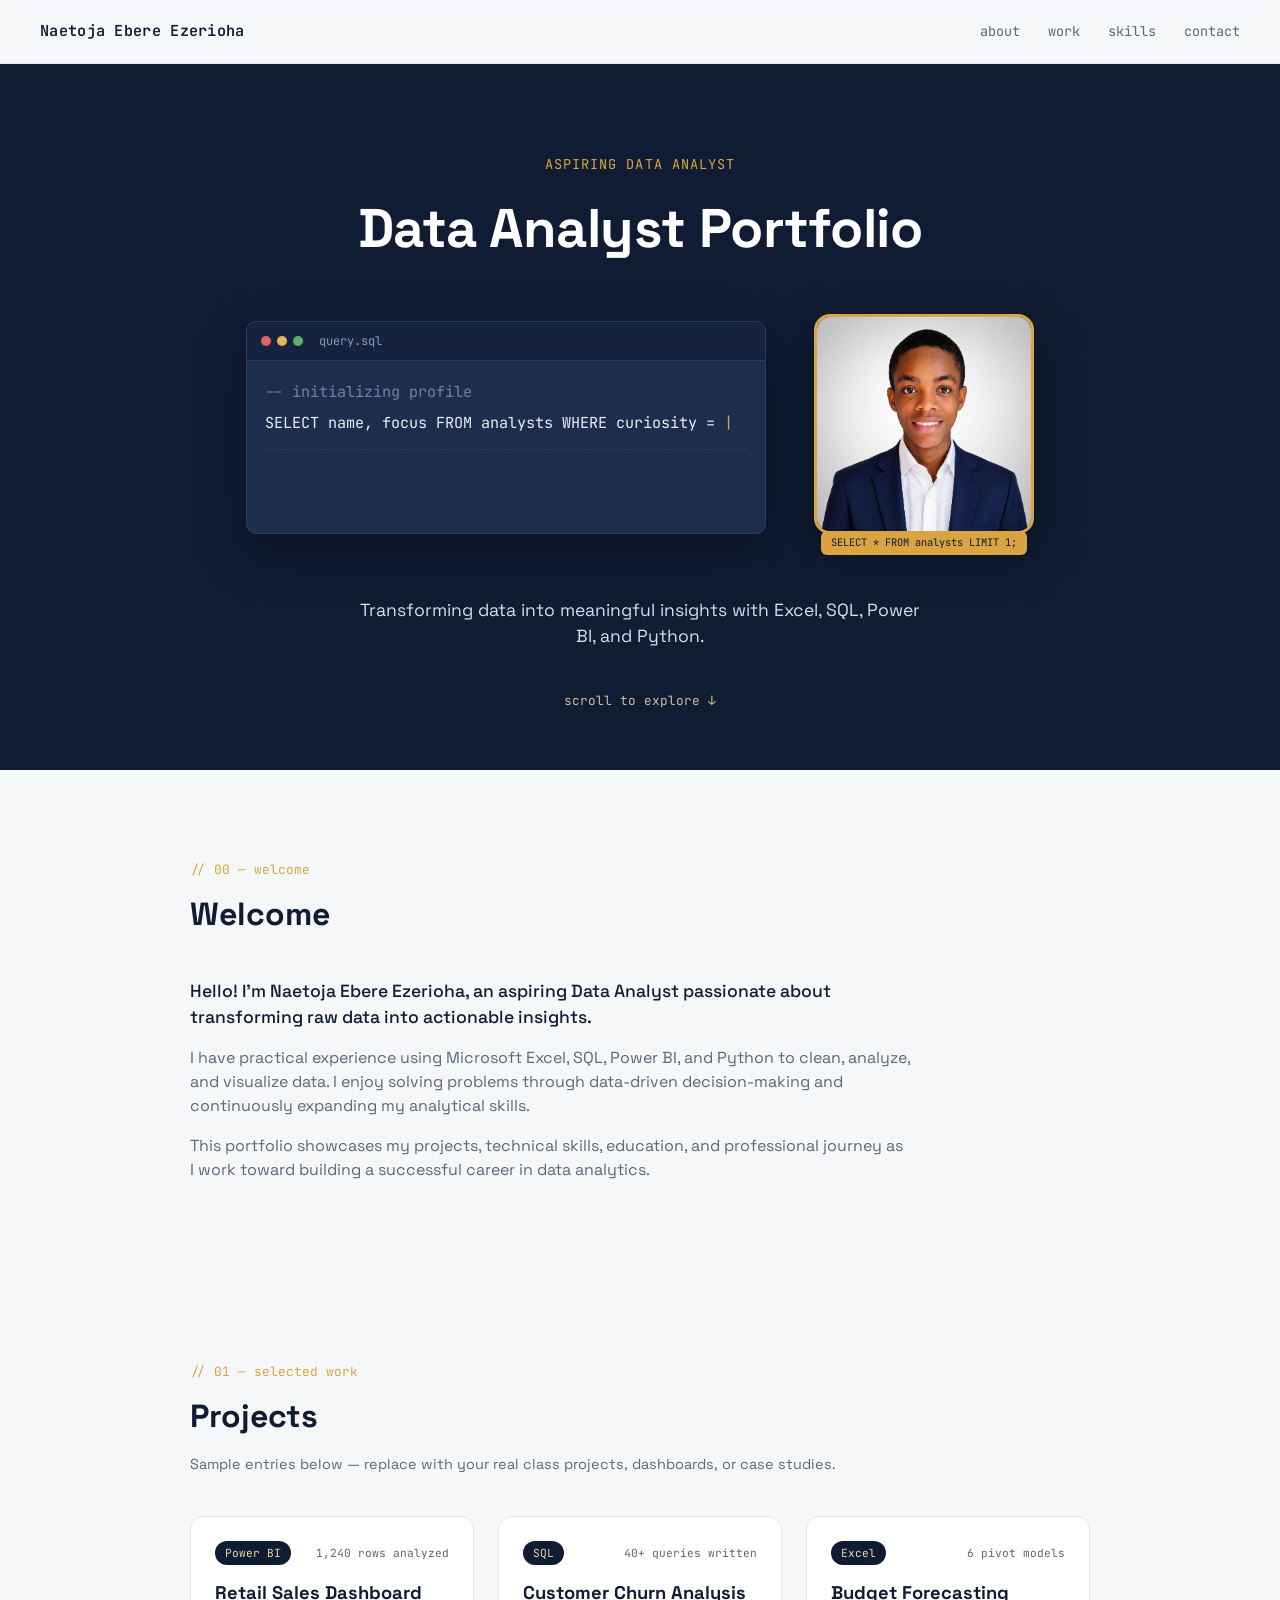
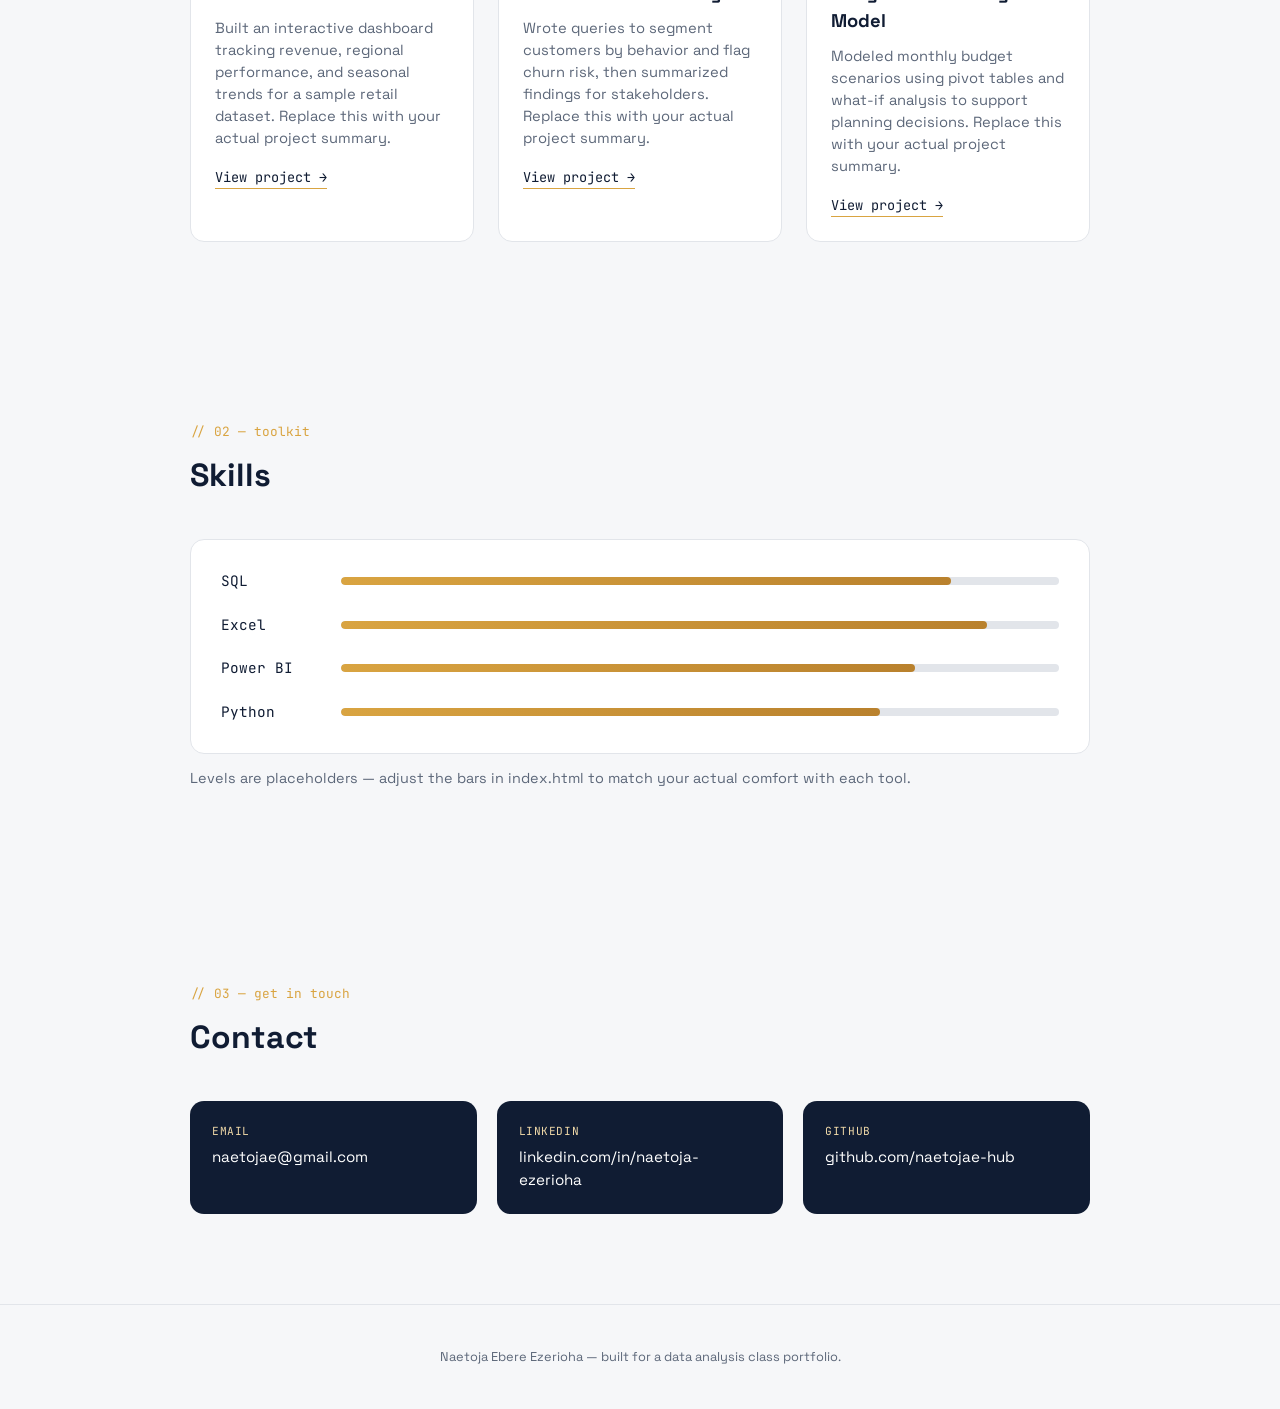
<file: index.html>
<!DOCTYPE html>
<html lang="en">
<head>
<meta charset="UTF-8">
<meta name="viewport" content="width=device-width, initial-scale=1.0">
<title>Naetoja Ebere Ezerioha — Data Analyst Portfolio</title>
<link rel="preconnect" href="https://fonts.googleapis.com">
<link href="https://fonts.googleapis.com/css2?family=Space+Grotesk:wght@400;500;600;700&family=JetBrains+Mono:wght@400;500;600&display=swap" rel="stylesheet">
<link rel="stylesheet" href="style.css">
</head>
<body>

<nav class="nav">
  <span class="nav-mark">Naetoja Ebere Ezerioha</span>
  <div class="nav-links">
    <a href="about.html">about</a>
    <a href="#work">work</a>
    <a href="#skills">skills</a>
    <a href="#contact">contact</a>
  </div>
</nav>

<header class="hero" id="top">
  <span class="hero-eyebrow">Aspiring Data Analyst</span>
  <h1 class="hero-title">Data Analyst Portfolio</h1>
  <div class="hero-inner">
    <div class="terminal" aria-hidden="false">
      <div class="terminal-bar">
        <span class="dot"></span><span class="dot"></span><span class="dot"></span>
        <span class="terminal-title">query.sql</span>
      </div>
      <div class="terminal-body">
        <p class="line comment">-- initializing profile</p>
        <p class="line"><span id="typed-query"></span><span class="cursor">|</span></p>
        <div id="query-output" class="output"></div>
      </div>
    </div>

    <div class="hero-photo-wrap">
      <img src="profile.png" alt="Portrait of Naetoja Ebere Ezerioha" class="hero-photo">
      <span class="photo-tag">SELECT * FROM analysts LIMIT 1;</span>
    </div>
  </div>

  <p class="tagline">Transforming data into meaningful insights with Excel, SQL, Power BI, and Python.</p>
  <a href="#welcome" class="scroll-cue">scroll to explore ↓</a>
</header>

<main>
  <section id="welcome" class="section welcome-section">
    <div class="section-head">
      <span class="eyebrow">// 00 — welcome</span>
      <h2>Welcome</h2>
    </div>
    <div class="welcome-text">
      <p>Hello! I'm Naetoja Ebere Ezerioha, an aspiring Data Analyst passionate about transforming raw data into actionable insights.</p>
      <p>I have practical experience using Microsoft Excel, SQL, Power BI, and Python to clean, analyze, and visualize data. I enjoy solving problems through data-driven decision-making and continuously expanding my analytical skills.</p>
      <p>This portfolio showcases my projects, technical skills, education, and professional journey as I work toward building a successful career in data analytics.</p>
    </div>
  </section>

  <section id="work" class="section">
    <div class="section-head">
      <span class="eyebrow">// 01 — selected work</span>
      <h2>Projects</h2>
      <p class="section-note">Sample entries below — replace with your real class projects, dashboards, or case studies.</p>
    </div>

    <div class="project-grid">
      <article class="project-card">
        <div class="card-top">
          <span class="tool-chip">Power BI</span>
          <span class="row-count">1,240 rows analyzed</span>
        </div>
        <h3>Retail Sales Dashboard</h3>
        <p>Built an interactive dashboard tracking revenue, regional performance, and seasonal trends for a sample retail dataset. Replace this with your actual project summary.</p>
        <a href="#" class="card-link">View project →</a>
      </article>

      <article class="project-card">
        <div class="card-top">
          <span class="tool-chip">SQL</span>
          <span class="row-count">40+ queries written</span>
        </div>
        <h3>Customer Churn Analysis</h3>
        <p>Wrote queries to segment customers by behavior and flag churn risk, then summarized findings for stakeholders. Replace this with your actual project summary.</p>
        <a href="#" class="card-link">View project →</a>
      </article>

      <article class="project-card">
        <div class="card-top">
          <span class="tool-chip">Excel</span>
          <span class="row-count">6 pivot models</span>
        </div>
        <h3>Budget Forecasting Model</h3>
        <p>Modeled monthly budget scenarios using pivot tables and what-if analysis to support planning decisions. Replace this with your actual project summary.</p>
        <a href="#" class="card-link">View project →</a>
      </article>
    </div>
  </section>

  <section id="skills" class="section skills-section">
    <div class="section-head">
      <span class="eyebrow">// 02 — toolkit</span>
      <h2>Skills</h2>
    </div>
    <div class="skills-panel">
      <div class="skill-row">
        <span class="skill-name">SQL</span>
        <div class="skill-bar"><div class="skill-fill" style="--level:85%"></div></div>
      </div>
      <div class="skill-row">
        <span class="skill-name">Excel</span>
        <div class="skill-bar"><div class="skill-fill" style="--level:90%"></div></div>
      </div>
      <div class="skill-row">
        <span class="skill-name">Power BI</span>
        <div class="skill-bar"><div class="skill-fill" style="--level:80%"></div></div>
      </div>
      <div class="skill-row">
        <span class="skill-name">Python</span>
        <div class="skill-bar"><div class="skill-fill" style="--level:75%"></div></div>
      </div>
    </div>
    <p class="section-note">Levels are placeholders — adjust the bars in index.html to match your actual comfort with each tool.</p>
  </section>

  <section id="contact" class="section contact-section">
    <div class="section-head">
      <span class="eyebrow">// 03 — get in touch</span>
      <h2>Contact</h2>
    </div>
    <div class="contact-grid">
      <a href="mailto:naetojae@gmail.com" class="contact-card">
        <span class="contact-label">Email</span>
        <span class="contact-value">naetojae@gmail.com</span>
      </a>
      <a href="https://www.linkedin.com/in/naetoja-ezerioha-b22877422" class="contact-card">
        <span class="contact-label">LinkedIn</span>
        <span class="contact-value">linkedin.com/in/naetoja-ezerioha</span>
      </a>
      <a href="https://github.com/naetojae-hub" class="contact-card">
        <span class="contact-label">GitHub</span>
        <span class="contact-value">github.com/naetojae-hub</span>
      </a>
    </div>
  </section>
</main>

<footer class="footer">
  <p>Naetoja Ebere Ezerioha — built for a data analysis class portfolio.</p>
</footer>

<script src="script.js"></script>
</body>
</html>
</file>
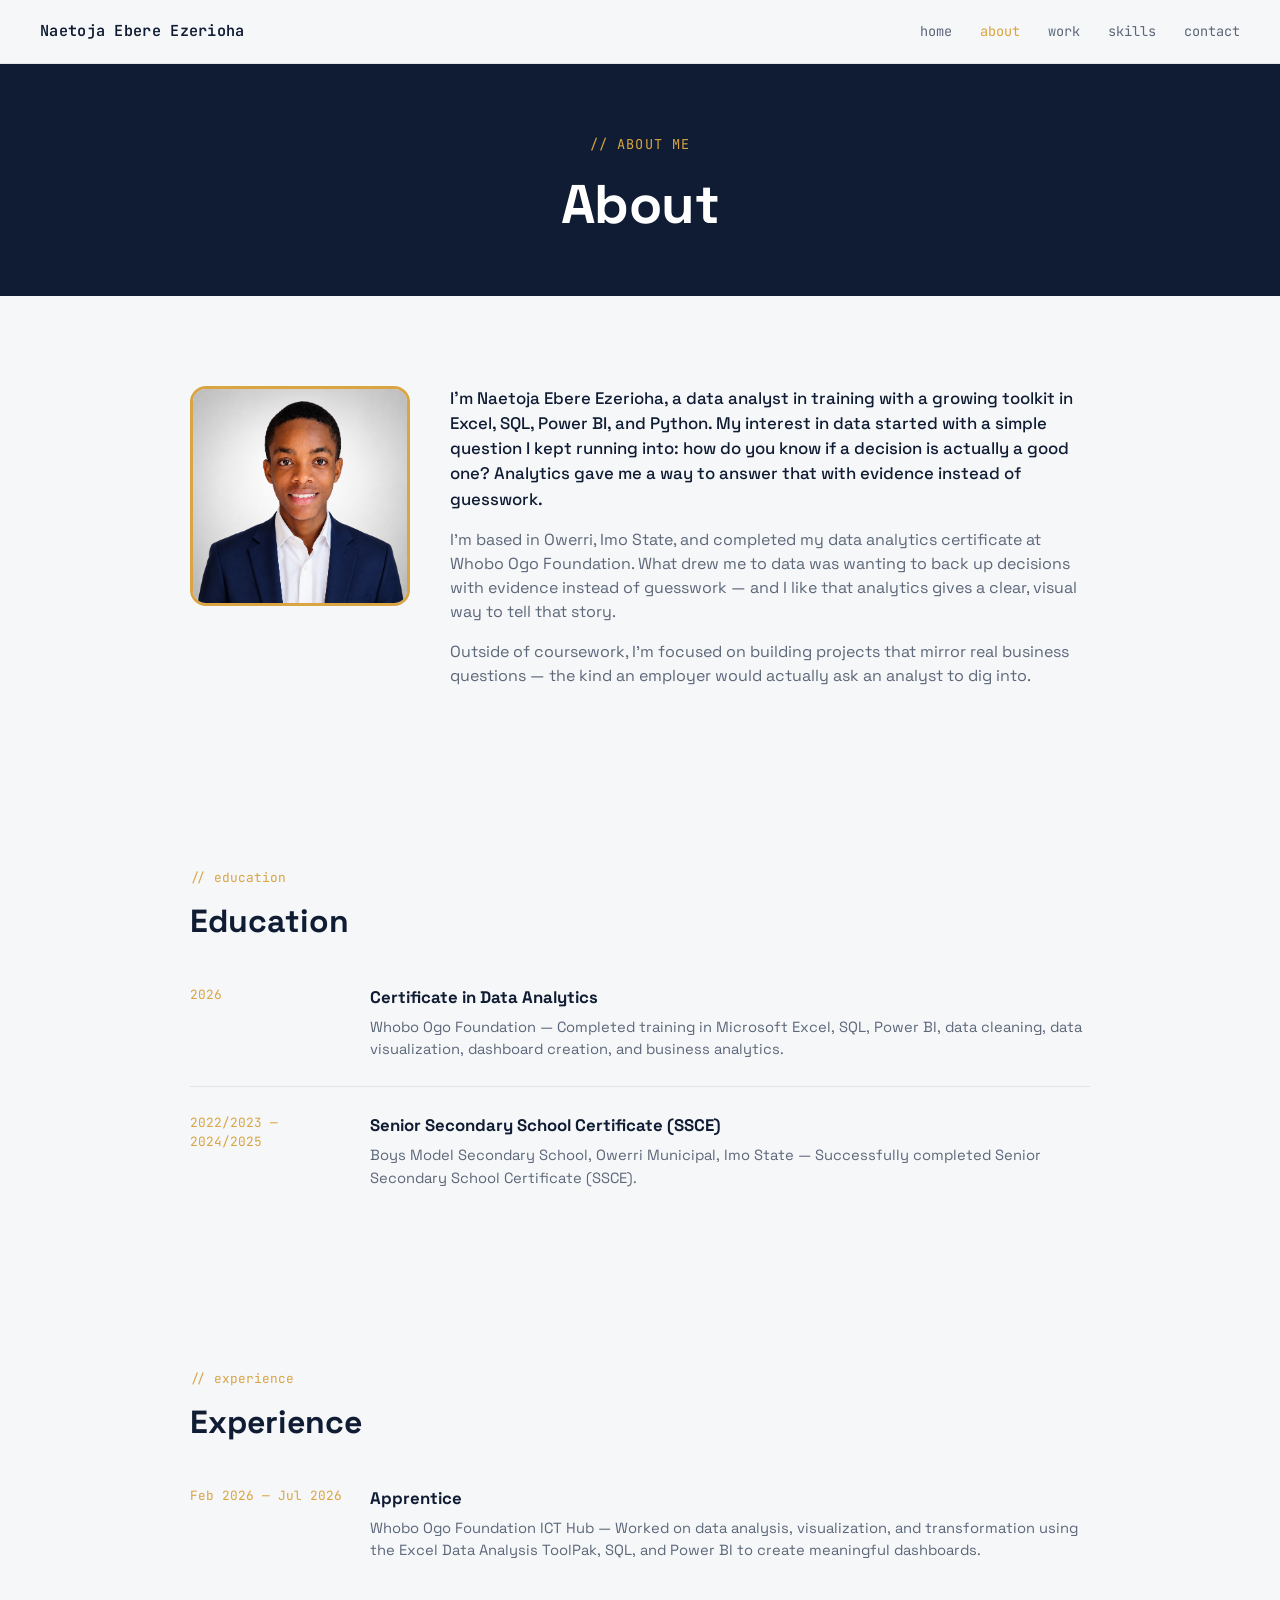
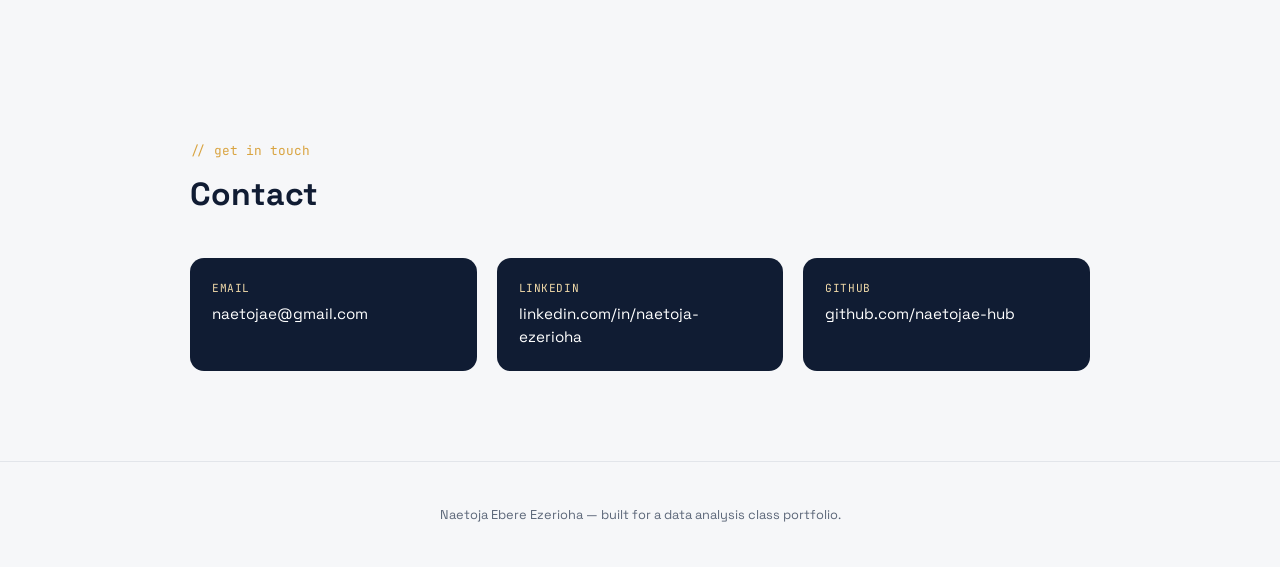
<file: about.html>
<!DOCTYPE html>
<html lang="en">
<head>
<meta charset="UTF-8">
<meta name="viewport" content="width=device-width, initial-scale=1.0">
<title>About — Naetoja Ebere Ezerioha</title>
<link rel="preconnect" href="https://fonts.googleapis.com">
<link href="https://fonts.googleapis.com/css2?family=Space+Grotesk:wght@400;500;600;700&family=JetBrains+Mono:wght@400;500;600&display=swap" rel="stylesheet">
<link rel="stylesheet" href="style.css">
</head>
<body>

<nav class="nav">
  <span class="nav-mark">Naetoja Ebere Ezerioha</span>
  <div class="nav-links">
    <a href="index.html#welcome">home</a>
    <a href="about.html" class="active-link">about</a>
    <a href="index.html#work">work</a>
    <a href="index.html#skills">skills</a>
    <a href="index.html#contact">contact</a>
  </div>
</nav>

<header class="about-hero">
  <span class="hero-eyebrow">// about me</span>
  <h1 class="hero-title">About</h1>
</header>

<main>
  <section class="section about-section">
    <div class="about-grid">
      <img src="profile.png" alt="Portrait of Naetoja Ebere Ezerioha" class="about-photo">
      <div class="about-copy">
        <p>I'm Naetoja Ebere Ezerioha, a data analyst in training with a growing toolkit in Excel, SQL, Power BI, and Python. My interest in data started with a simple question I kept running into: how do you know if a decision is actually a good one? Analytics gave me a way to answer that with evidence instead of guesswork.</p>
        <p>I'm based in Owerri, Imo State, and completed my data analytics certificate at Whobo Ogo Foundation. What drew me to data was wanting to back up decisions with evidence instead of guesswork — and I like that analytics gives a clear, visual way to tell that story.</p>
        <p>Outside of coursework, I'm focused on building projects that mirror real business questions — the kind an employer would actually ask an analyst to dig into.</p>
      </div>
    </div>
  </section>

  <section class="section">
    <div class="section-head">
      <span class="eyebrow">// education</span>
      <h2>Education</h2>
    </div>
    <div class="timeline">
      <div class="timeline-row">
        <span class="timeline-date">2026</span>
        <div class="timeline-content">
          <h3>Certificate in Data Analytics</h3>
          <p>Whobo Ogo Foundation — Completed training in Microsoft Excel, SQL, Power BI, data cleaning, data visualization, dashboard creation, and business analytics.</p>
        </div>
      </div>
      <div class="timeline-row">
        <span class="timeline-date">2022/2023 — 2024/2025</span>
        <div class="timeline-content">
          <h3>Senior Secondary School Certificate (SSCE)</h3>
          <p>Boys Model Secondary School, Owerri Municipal, Imo State — Successfully completed Senior Secondary School Certificate (SSCE).</p>
        </div>
      </div>
    </div>
  </section>

  <section class="section">
    <div class="section-head">
      <span class="eyebrow">// experience</span>
      <h2>Experience</h2>
    </div>
    <div class="timeline">
      <div class="timeline-row">
        <span class="timeline-date">Feb 2026 — Jul 2026</span>
        <div class="timeline-content">
          <h3>Apprentice</h3>
          <p>Whobo Ogo Foundation ICT Hub — Worked on data analysis, visualization, and transformation using the Excel Data Analysis ToolPak, SQL, and Power BI to create meaningful dashboards.</p>
        </div>
      </div>
    </div>
  </section>

  <section id="contact" class="section contact-section">
    <div class="section-head">
      <span class="eyebrow">// get in touch</span>
      <h2>Contact</h2>
    </div>
    <div class="contact-grid">
      <a href="mailto:naetojae@gmail.com" class="contact-card">
        <span class="contact-label">Email</span>
        <span class="contact-value">naetojae@gmail.com</span>
      </a>
      <a href="https://www.linkedin.com/in/naetoja-ezerioha-b22877422" class="contact-card">
        <span class="contact-label">LinkedIn</span>
        <span class="contact-value">linkedin.com/in/naetoja-ezerioha</span>
      </a>
      <a href="https://github.com/naetojae-hub" class="contact-card">
        <span class="contact-label">GitHub</span>
        <span class="contact-value">github.com/naetojae-hub</span>
      </a>
    </div>
  </section>
</main>

<footer class="footer">
  <p>Naetoja Ebere Ezerioha — built for a data analysis class portfolio.</p>
</footer>

</body>
</html>
</file>
<file: style.css>
:root {
  --ink: #101c33;
  --ink-soft: #1c2d4d;
  --paper: #f6f7f9;
  --paper-card: #ffffff;
  --amber: #d9a441;
  --amber-soft: #f0d9a8;
  --grey: #5c6779;
  --line: #e2e5ea;
  --font-display: 'Space Grotesk', sans-serif;
  --font-mono: 'JetBrains Mono', monospace;
}

* { box-sizing: border-box; }

html { scroll-behavior: smooth; }

body {
  margin: 0;
  background: var(--paper);
  color: var(--ink);
  font-family: var(--font-display);
  line-height: 1.5;
}

a { color: inherit; text-decoration: none; }

/* NAV */
.nav {
  position: sticky;
  top: 0;
  z-index: 10;
  display: flex;
  justify-content: space-between;
  align-items: center;
  padding: 20px 40px;
  background: rgba(246, 247, 249, 0.85);
  backdrop-filter: blur(8px);
  border-bottom: 1px solid var(--line);
}

.nav-mark {
  font-family: var(--font-mono);
  font-weight: 600;
  letter-spacing: 0.02em;
  color: var(--ink);
  font-size: 0.95rem;
  white-space: nowrap;
}

.nav-links { display: flex; gap: 28px; }
.nav-links a {
  font-family: var(--font-mono);
  font-size: 0.85rem;
  color: var(--grey);
  transition: color 0.2s ease;
}
.nav-links a:hover { color: var(--amber); }

/* HERO */
.hero {
  background: var(--ink);
  color: #fff;
  padding: 90px 40px 60px;
  display: flex;
  flex-direction: column;
  align-items: center;
  text-align: center;
}

.hero-eyebrow {
  font-family: var(--font-mono);
  font-size: 0.85rem;
  color: var(--amber);
  letter-spacing: 0.08em;
  text-transform: uppercase;
  margin-bottom: 14px;
}

.hero-title {
  font-size: clamp(2.2rem, 5vw, 3.4rem);
  margin: 0 0 44px;
  font-weight: 700;
  letter-spacing: -0.01em;
}

.hero-inner {
  display: flex;
  gap: 48px;
  align-items: center;
  flex-wrap: wrap;
  justify-content: center;
  max-width: 980px;
  width: 100%;
}

.terminal {
  background: var(--ink-soft);
  border: 1px solid #2b3d63;
  border-radius: 10px;
  width: 520px;
  max-width: 100%;
  text-align: left;
  overflow: hidden;
  box-shadow: 0 20px 50px rgba(0,0,0,0.35);
}

.terminal-bar {
  display: flex;
  align-items: center;
  gap: 6px;
  padding: 10px 14px;
  background: #16233f;
  border-bottom: 1px solid #2b3d63;
}

.dot {
  width: 10px; height: 10px;
  border-radius: 50%;
  background: #4b5b7d;
}
.dot:nth-child(1) { background: #e0645f; }
.dot:nth-child(2) { background: #e0b95f; }
.dot:nth-child(3) { background: #5fae6d; }

.terminal-title {
  margin-left: 10px;
  font-family: var(--font-mono);
  font-size: 0.75rem;
  color: #8a99bd;
}

.terminal-body {
  padding: 20px 18px 24px;
  font-family: var(--font-mono);
  font-size: 0.95rem;
  min-height: 160px;
}

.line { margin: 0 0 8px; color: #e8ecf5; }
.line.comment { color: #6f81a8; }
.cursor {
  animation: blink 1s step-end infinite;
  color: var(--amber);
}
@keyframes blink { 50% { opacity: 0; } }

.output {
  margin-top: 14px;
  padding-top: 14px;
  border-top: 1px dashed #2b3d63;
  color: var(--amber-soft);
  font-size: 0.9rem;
  white-space: pre-wrap;
  min-height: 60px;
}

.hero-photo-wrap {
  position: relative;
  display: inline-block;
}

.hero-photo {
  width: 220px;
  height: 220px;
  object-fit: cover;
  border-radius: 16px;
  border: 3px solid var(--amber);
  box-shadow: 0 20px 50px rgba(0,0,0,0.4);
}

.photo-tag {
  position: absolute;
  bottom: -14px;
  left: 50%;
  transform: translateX(-50%);
  background: var(--amber);
  color: var(--ink);
  font-family: var(--font-mono);
  font-size: 0.65rem;
  padding: 4px 10px;
  border-radius: 6px;
  white-space: nowrap;
}

.tagline {
  margin-top: 56px;
  max-width: 560px;
  font-size: 1.1rem;
  color: #d6ddec;
}

.scroll-cue {
  margin-top: 24px;
  font-family: var(--font-mono);
  font-size: 0.8rem;
  color: var(--amber-soft);
  opacity: 0.85;
}

/* SECTIONS */
.section {
  max-width: 980px;
  margin: 0 auto;
  padding: 90px 40px;
}

.section-head { margin-bottom: 40px; }

.eyebrow {
  display: block;
  font-family: var(--font-mono);
  font-size: 0.8rem;
  color: var(--amber);
  margin-bottom: 10px;
}

.section-head h2 {
  font-size: 2rem;
  margin: 0 0 8px;
}

.section-note {
  color: var(--grey);
  font-size: 0.9rem;
}

/* WELCOME */
.welcome-text {
  display: flex;
  flex-direction: column;
  gap: 16px;
  max-width: 720px;
}

.welcome-text p {
  color: var(--grey);
  font-size: 1rem;
  margin: 0;
}

.welcome-text p:first-child {
  color: var(--ink);
  font-size: 1.1rem;
  font-weight: 500;
}

/* PROJECTS */
.project-grid {
  display: grid;
  grid-template-columns: repeat(auto-fit, minmax(260px, 1fr));
  gap: 24px;
}

.project-card {
  background: var(--paper-card);
  border: 1px solid var(--line);
  border-radius: 14px;
  padding: 24px;
  transition: transform 0.2s ease, box-shadow 0.2s ease;
}

.project-card:hover {
  transform: translateY(-4px);
  box-shadow: 0 16px 30px rgba(16,28,51,0.08);
}

.card-top {
  display: flex;
  justify-content: space-between;
  align-items: center;
  margin-bottom: 14px;
}

.tool-chip {
  font-family: var(--font-mono);
  font-size: 0.7rem;
  background: var(--ink);
  color: var(--amber-soft);
  padding: 4px 10px;
  border-radius: 20px;
}

.row-count {
  font-family: var(--font-mono);
  font-size: 0.7rem;
  color: var(--grey);
}

.project-card h3 {
  margin: 0 0 10px;
  font-size: 1.15rem;
}

.project-card p {
  color: var(--grey);
  font-size: 0.92rem;
  margin: 0 0 16px;
}

.card-link {
  font-family: var(--font-mono);
  font-size: 0.85rem;
  color: var(--ink);
  border-bottom: 1px solid var(--amber);
  padding-bottom: 2px;
}

/* SKILLS */
.skills-section { background: var(--paper); }

.skills-panel {
  background: var(--paper-card);
  border: 1px solid var(--line);
  border-radius: 14px;
  padding: 30px;
  display: flex;
  flex-direction: column;
  gap: 22px;
}

.skill-row {
  display: flex;
  align-items: center;
  gap: 20px;
}

.skill-name {
  font-family: var(--font-mono);
  width: 100px;
  font-size: 0.9rem;
}

.skill-bar {
  flex: 1;
  height: 8px;
  background: var(--line);
  border-radius: 6px;
  overflow: hidden;
}

.skill-fill {
  width: var(--level);
  height: 100%;
  background: linear-gradient(90deg, var(--amber), #b9812d);
  border-radius: 6px;
}

/* CONTACT */
.contact-grid {
  display: grid;
  grid-template-columns: repeat(auto-fit, minmax(220px, 1fr));
  gap: 20px;
}

.contact-card {
  display: flex;
  flex-direction: column;
  gap: 6px;
  background: var(--ink);
  color: #fff;
  padding: 22px;
  border-radius: 14px;
  transition: transform 0.2s ease;
}

.contact-card:hover { transform: translateY(-4px); }

.contact-label {
  font-family: var(--font-mono);
  font-size: 0.7rem;
  color: var(--amber-soft);
  text-transform: uppercase;
  letter-spacing: 0.05em;
}

.contact-value { font-size: 0.95rem; }

/* FOOTER */
.footer {
  text-align: center;
  padding: 30px;
  font-size: 0.8rem;
  color: var(--grey);
  border-top: 1px solid var(--line);
}

/* ABOUT PAGE */
.active-link { color: var(--amber) !important; }

.about-hero {
  background: var(--ink);
  color: #fff;
  padding: 70px 40px 50px;
  text-align: center;
}

.about-hero .hero-eyebrow { display: block; margin-bottom: 10px; }
.about-hero .hero-title { margin: 0; }

.about-grid {
  display: flex;
  gap: 40px;
  align-items: flex-start;
  flex-wrap: wrap;
}

.about-photo {
  width: 220px;
  height: 220px;
  object-fit: cover;
  border-radius: 16px;
  border: 3px solid var(--amber);
  flex-shrink: 0;
}

.about-copy {
  display: flex;
  flex-direction: column;
  gap: 16px;
  min-width: 260px;
  flex: 1;
}

.about-copy p {
  margin: 0;
  color: var(--grey);
  font-size: 1rem;
}

.about-copy p:first-child {
  color: var(--ink);
  font-weight: 500;
  font-size: 1.05rem;
}

.timeline {
  display: flex;
  flex-direction: column;
  gap: 26px;
}

.timeline-row {
  display: grid;
  grid-template-columns: 160px 1fr;
  gap: 20px;
  padding-bottom: 26px;
  border-bottom: 1px solid var(--line);
}

.timeline-row:last-child {
  border-bottom: none;
  padding-bottom: 0;
}

.timeline-date {
  font-family: var(--font-mono);
  font-size: 0.8rem;
  color: var(--amber);
}

.timeline-content h3 {
  margin: 0 0 6px;
  font-size: 1.05rem;
}

.timeline-content p {
  margin: 0;
  color: var(--grey);
  font-size: 0.92rem;
}

@media (max-width: 560px) {
  .timeline-row { grid-template-columns: 1fr; gap: 8px; }
}

@media (max-width: 640px) {
  .hero { padding: 60px 20px 40px; }
  .section { padding: 60px 20px; }
  .terminal { width: 100%; }
}
</file>
